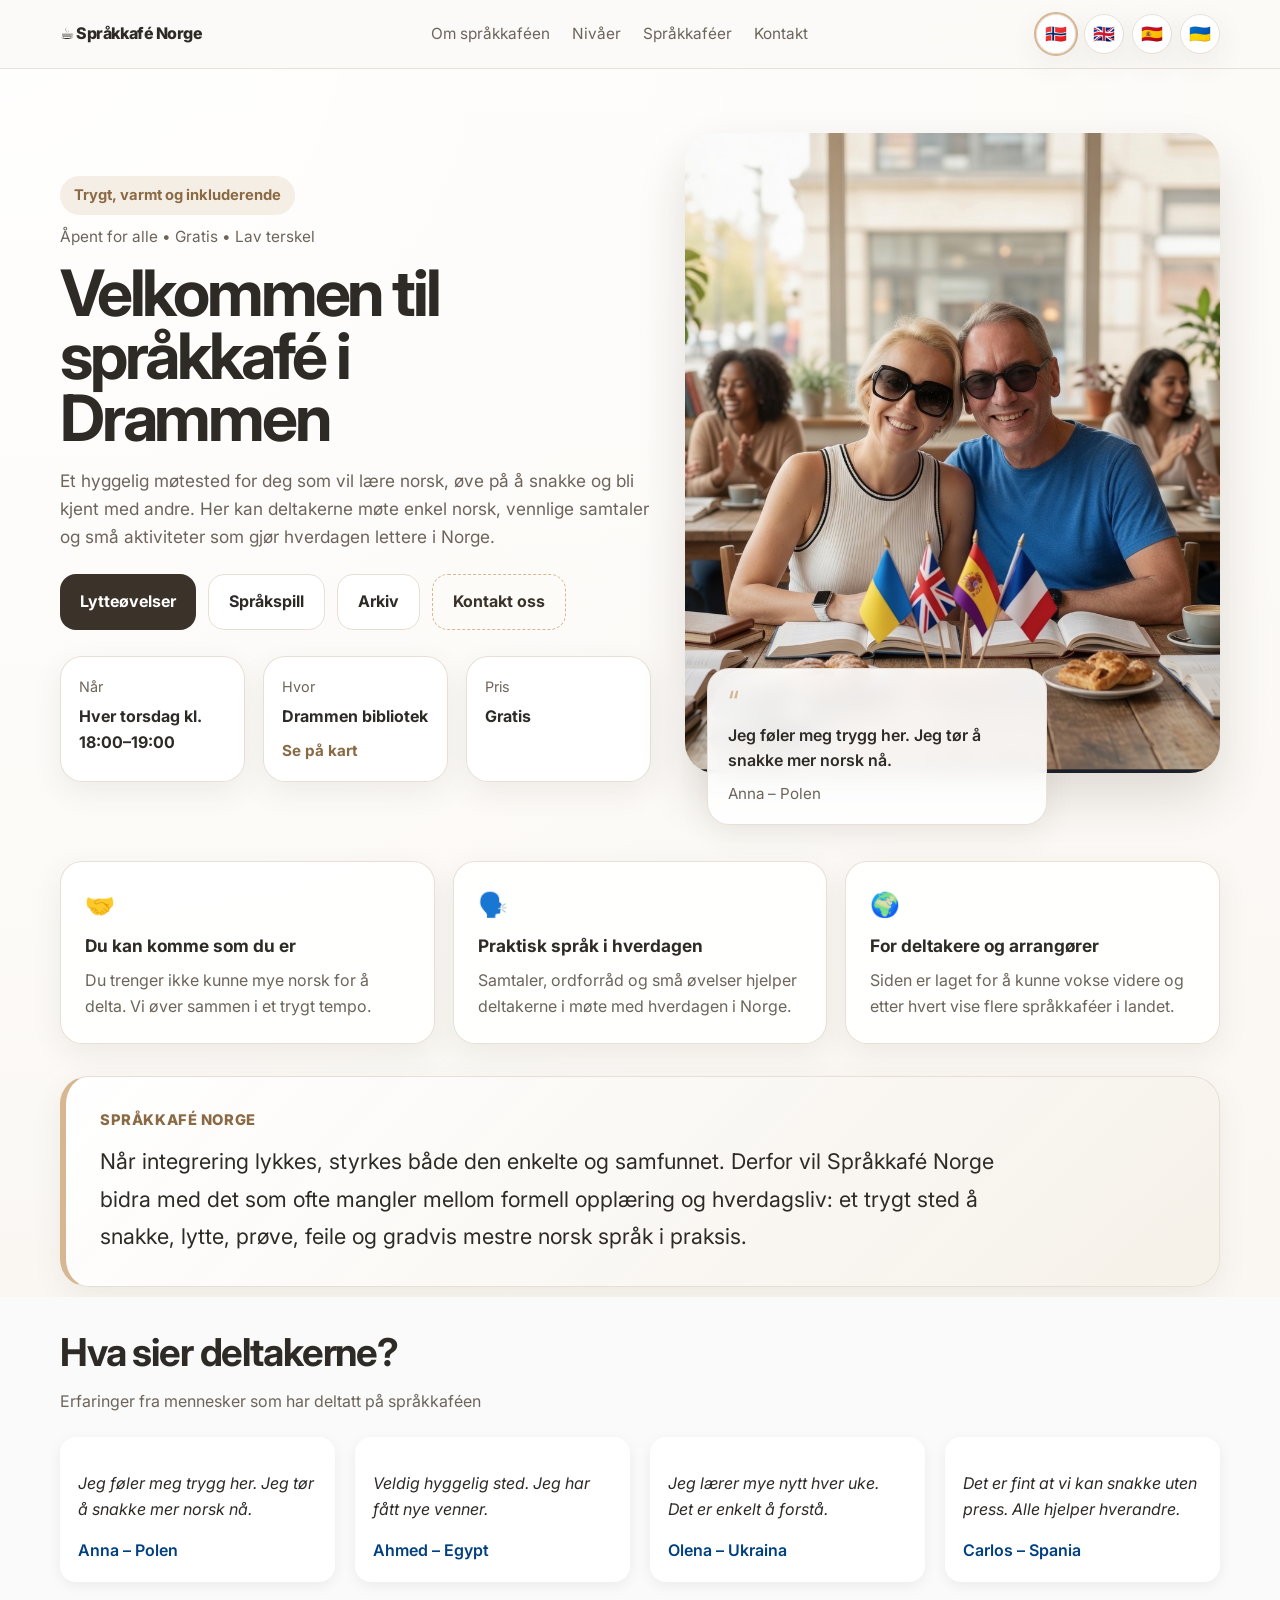
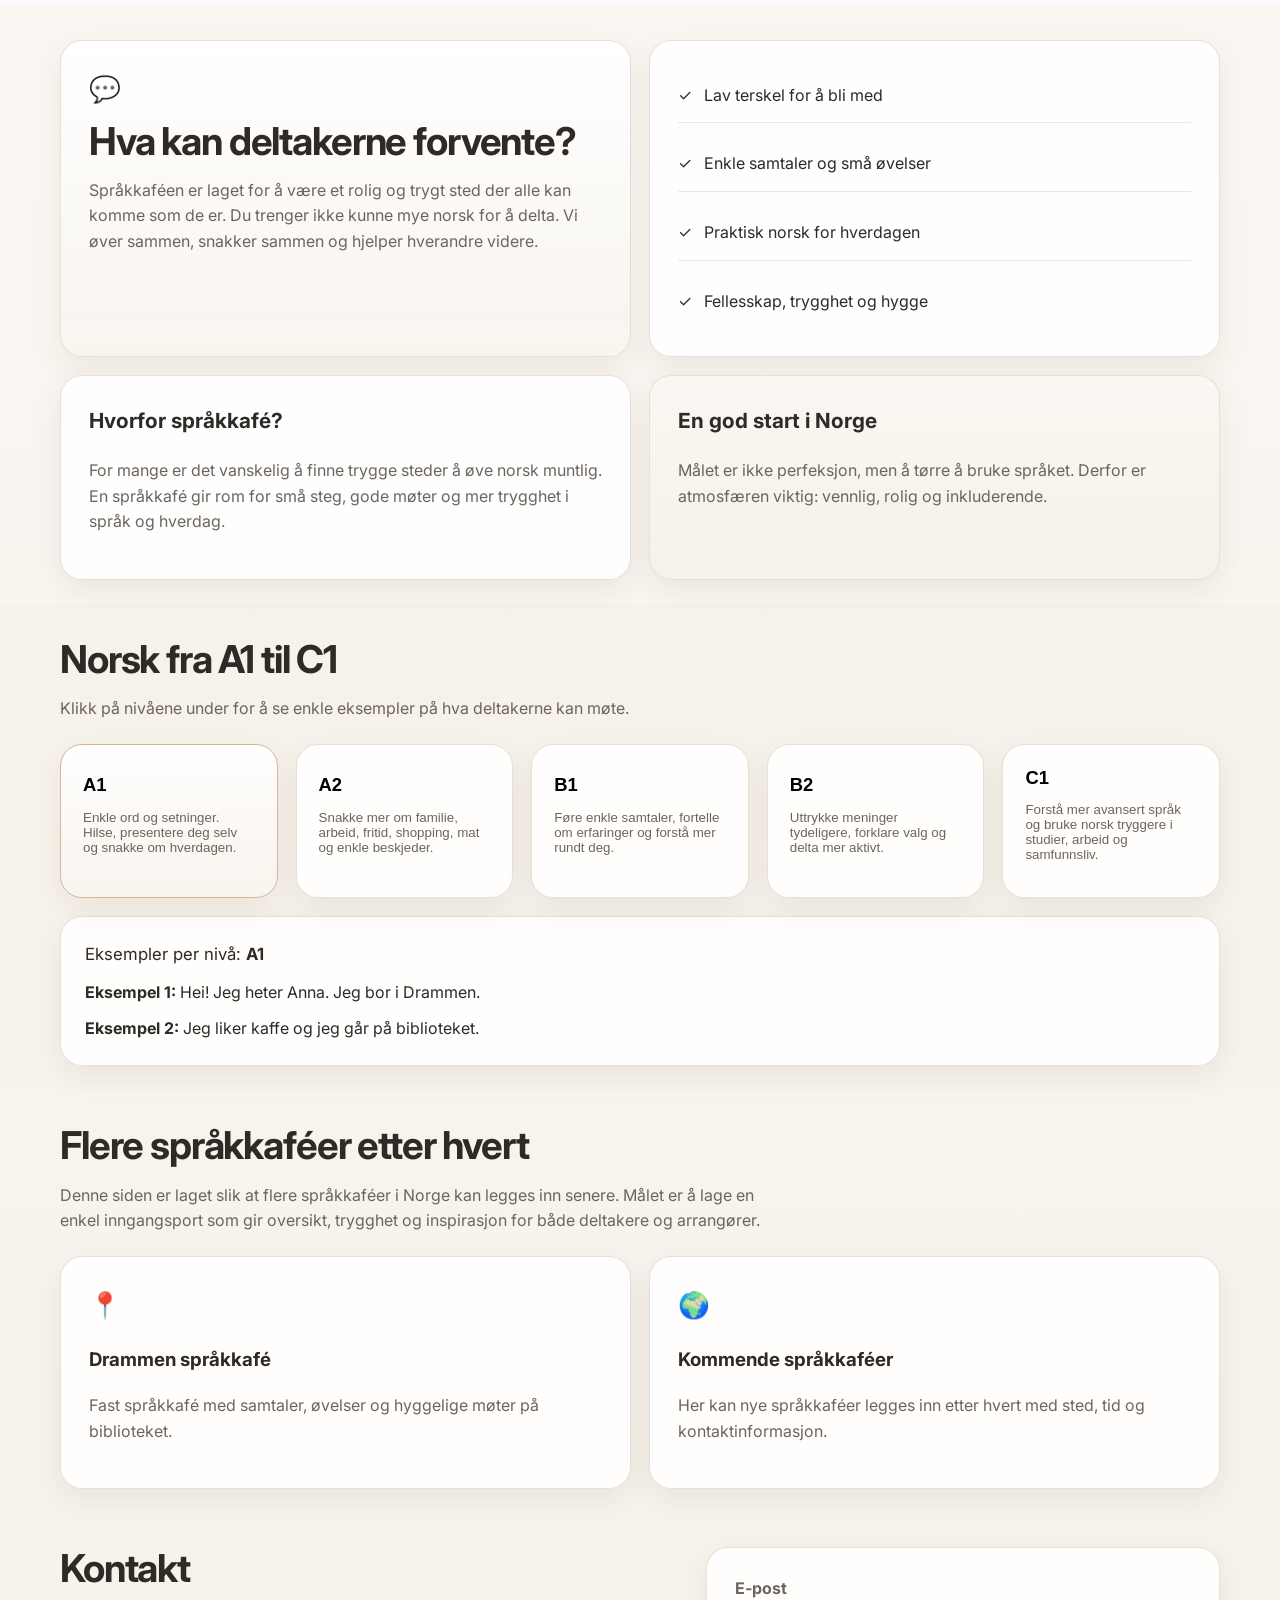
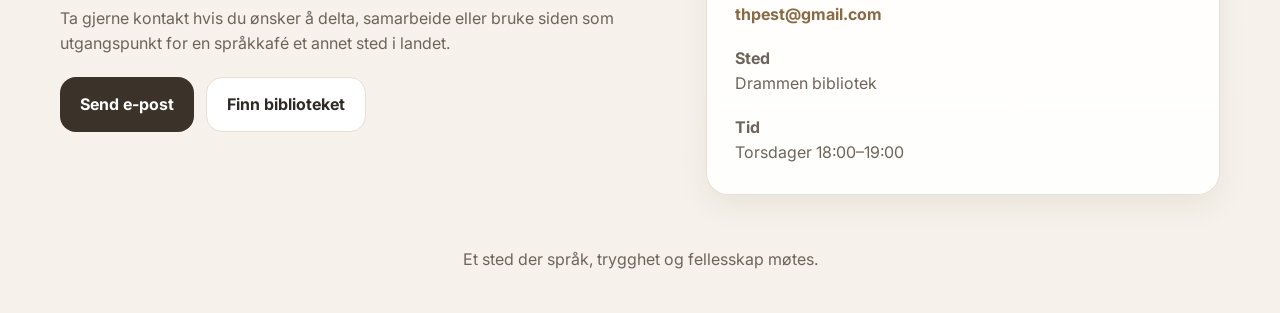
<file: index.html>
<!DOCTYPE html>
<html lang="no">
<head>
  <meta charset="UTF-8" />
  <meta name="viewport" content="width=device-width, initial-scale=1.0" />
  <title>Språkkafé Norge</title>
  <link rel="preconnect" href="https://fonts.googleapis.com">
  <link rel="preconnect" href="https://fonts.gstatic.com" crossorigin>
  <link href="https://fonts.googleapis.com/css2?family=Inter:wght@400;500;600;700;800&display=swap" rel="stylesheet">
  <link rel="stylesheet" href="styles.css" />

  <style>
    .testimonials {
      background: #fafafa;
    }

    .testimonials-grid {
      display: grid;
      gap: 20px;
      grid-template-columns: repeat(auto-fit, minmax(240px, 1fr));
    }

    .testimonial-card {
      background: white;
      padding: 18px;
      border-radius: 16px;
      box-shadow: 0 4px 14px rgba(0,0,0,0.06);
      font-style: italic;
    }

    .testimonial-author {
      margin-top: 10px;
      font-weight: 600;
      font-style: normal;
      color: #004080;
    }
  </style>

</head>
<body>
  <header class="site-header">
    <div class="container nav">
      <div class="brand">☕ <span data-i18n="siteTitle">Språkkafé Norge</span></div>
      <nav class="nav-links">
        <a href="#about" data-i18n="navAbout">Om språkkaféen</a>
        <a href="#levels" data-i18n="navLevels">Nivåer</a>
        <a href="#cafes" data-i18n="navCafes">Språkkaféer</a>
        <a href="#contact" data-i18n="navContact">Kontakt</a>
      </nav>
      <div class="lang-switcher" aria-label="Language switcher">
        <button class="lang-btn active" data-lang="no" title="Norsk">🇳🇴</button>
        <button class="lang-btn" data-lang="en" title="English">🇬🇧</button>
        <button class="lang-btn" data-lang="es" title="Español">🇪🇸</button>
        <button class="lang-btn" data-lang="uk" title="Українська">🇺🇦</button>
      </div>
    </div>
  </header>

  <main>
    <section class="hero">
      <div class="container hero-grid">
        <div class="hero-text">
          <div class="kicker" data-i18n="heroKicker">Trygt, varmt og inkluderende</div>
          <div class="hero-badge" data-i18n="heroBadge">Åpent for alle • Gratis • Lav terskel</div>
          <h1 data-i18n="heroTitle">Velkommen til språkkafé i Drammen</h1>
          <p class="lead" data-i18n="heroText">
            Et hyggelig møtested for deg som vil lære norsk, øve på å snakke og bli kjent med andre.
          </p>

          <div class="cta-row">
            <a class="btn btn-primary" href="https://thpest.github.io/fortellinger-med-lyd/" target="_blank" rel="noreferrer" data-i18n="ctaListening">Lytteøvelser</a>
            <a class="btn btn-secondary" href="sprakspill.html" target="_blank" rel="noreferrer" data-i18n="ctaGames">Språkspill</a>
            <a class="btn btn-secondary" href="https://thpest.github.io/arkiv/" data-i18n="ctaArchive">Arkiv</a>
            <a class="btn btn-ghost" href="#contact" data-i18n="ctaJoin">Kontakt oss</a>
          </div>

          <div class="info-cards">
            <div class="info-card">
              <div class="label" data-i18n="infoWhenLabel">Når</div>
              <div class="value" data-i18n="infoWhen">Hver torsdag kl. 18:00–19:00</div>
            </div>
            <div class="info-card">
              <div class="label" data-i18n="infoWhereLabel">Hvor</div>
              <div class="value" data-i18n="infoWhere">Drammen bibliotek</div>
              <a class="map-link" href="https://maps.app.goo.gl/QAYpdqzVvCEKYM3aA" target="_blank" rel="noreferrer" data-i18n="infoMap">Se på kart</a>
            </div>
            <div class="info-card">
              <div class="label" data-i18n="infoPriceLabel">Pris</div>
              <div class="value" data-i18n="infoPrice">Gratis</div>
            </div>
          </div>
        </div>

        <div class="hero-image-wrap">
          <img src="sprakkafe-bilde.png" alt="Vennlig bilde som skaper en varm og personlig velkomst til språkkaféen" class="hero-image" />
          <div class="quote-card">
            <div class="quote-mark">“</div>
            <div class="quote-text" id="rotatingQuoteText">Et varmt sted å møtes, snakke og lære litt mer norsk hver uke.</div>
            <div class="quote-name" id="rotatingQuoteName">Språkkafé i Drammen</div>
          </div>
        </div>
      </div>
    </section>

    <section class="section feature-strip">
      <div class="container feature-grid">
        <div class="feature-item">
          <div class="feature-icon">🤝</div>
          <h3 data-i18n="miniTitle1">Du kan komme som du er</h3>
          <p data-i18n="miniText1">Du trenger ikke kunne mye norsk for å delta.</p>
        </div>
        <div class="feature-item">
          <div class="feature-icon">🗣️</div>
          <h3 data-i18n="miniTitle2">Praktisk språk i hverdagen</h3>
          <p data-i18n="miniText2">Samtaler, ordforråd og små øvelser hjelper deltakerne i møte med hverdagen i Norge.</p>
        </div>
        <div class="feature-item">
          <div class="feature-icon">🌍</div>
          <h3 data-i18n="miniTitle3">For deltakere og arrangører</h3>
          <p data-i18n="miniText3">Siden er laget for å kunne vokse videre og etter hvert vise flere språkkaféer i landet.</p>
        </div>
      </div>
    </section>

    <section class="section impact-section">
      <div class="container">
        <div class="impact-card">
          <div class="impact-kicker">Språkkafé Norge</div>
          <p class="impact-text" data-i18n="impactText">Når integrering lykkes, styrkes både den enkelte og samfunnet. Derfor vil Språkkafé Norge bidra med det som ofte mangler mellom formell opplæring og hverdagsliv: et trygt sted å snakke, lytte, prøve, feile og gradvis mestre norsk språk i praksis.</p>
        </div>
      </div>
    </section>

    <section class="section testimonials">
      <div class="container">
        <div class="section-head">
          <h2 data-i18n="testimonialsTitle">Hva sier deltakerne?</h2>
          <p data-i18n="testimonialsIntro">Erfaringer fra mennesker som har deltatt på språkkaféen</p>
        </div>

        <div class="testimonials-grid">
          <div class="testimonial-card">
            <p data-i18n="testimonial1Text">Jeg føler meg trygg her. Jeg tør å snakke mer norsk nå.</p>
            <div class="testimonial-author" data-i18n="testimonial1Author">Anna – Polen</div>
          </div>

          <div class="testimonial-card">
            <p data-i18n="testimonial2Text">Veldig hyggelig sted. Jeg har fått nye venner.</p>
            <div class="testimonial-author" data-i18n="testimonial2Author">Ahmed – Egypt</div>
          </div>

          <div class="testimonial-card">
            <p data-i18n="testimonial3Text">Jeg lærer mye nytt hver uke. Det er enkelt å forstå.</p>
            <div class="testimonial-author" data-i18n="testimonial3Author">Olena – Ukraina</div>
          </div>

          <div class="testimonial-card">
            <p data-i18n="testimonial4Text">Det er fint at vi kan snakke uten press. Alle hjelper hverandre.</p>
            <div class="testimonial-author" data-i18n="testimonial4Author">Carlos – Spania</div>
          </div>
        </div>
      </div>
    </section>

    <section id="about" class="section">
      <div class="container editorial-grid">
        <div class="card soft">
          <div class="icon">💬</div>
          <h2 data-i18n="welcomeTitle">Hva kan deltakerne forvente?</h2>
          <p data-i18n="welcomeText">
            Språkkaféen er laget for å være et rolig og trygt sted der alle kan komme som de er.
          </p>
        </div>

        <div class="card list-card">
          <div class="list-item"><span>✓</span><span data-i18n="points1">Lav terskel for å bli med</span></div>
          <div class="list-item"><span>✓</span><span data-i18n="points2">Enkle samtaler og små øvelser</span></div>
          <div class="list-item"><span>✓</span><span data-i18n="points3">Praktisk norsk for hverdagen</span></div>
          <div class="list-item"><span>✓</span><span data-i18n="points4">Fellesskap, trygghet og hygge</span></div>
        </div>

        <div class="card editorial-card">
          <h3 data-i18n="sectionWhyTitle">Hvorfor språkkafé?</h3>
          <p data-i18n="sectionWhyText">For mange er det vanskelig å finne trygge steder å øve norsk muntlig.</p>
        </div>

        <div class="card editorial-card tint">
          <h3 data-i18n="sectionStartTitle">En god start i Norge</h3>
          <p data-i18n="sectionStartText">Målet er ikke perfeksjon, men å tørre å bruke språket.</p>
        </div>
      </div>
    </section>

    <section id="levels" class="section section-tint">
      <div class="container">
        <div class="section-head">
          <h2 data-i18n="levelsTitle">Norsk fra A1 til C1</h2>
          <p data-i18n="levelsIntro">Klikk på nivåene under for å se enkle eksempler på hva deltakerne kan møte.</p>
        </div>

        <div class="levels-grid">
          <button class="level-card level-button active" data-level="a1"><h3>A1</h3><p data-i18n="levelA1"></p></button>
          <button class="level-card level-button" data-level="a2"><h3>A2</h3><p data-i18n="levelA2"></p></button>
          <button class="level-card level-button" data-level="b1"><h3>B1</h3><p data-i18n="levelB1"></p></button>
          <button class="level-card level-button" data-level="b2"><h3>B2</h3><p data-i18n="levelB2"></p></button>
          <button class="level-card level-button" data-level="c1"><h3>C1</h3><p data-i18n="levelC1"></p></button>
        </div>

        <div class="examples-panel" id="examplesPanel">
          <div class="examples-title"><span data-i18n="levelsExamplesTitle">Eksempler per nivå</span>: <strong id="currentLevelLabel">A1</strong></div>
          <div class="example-line"><span class="example-label" data-i18n="example1Label">Eksempel 1:</span> <span id="example1"></span></div>
          <div class="example-line"><span class="example-label" data-i18n="example2Label">Eksempel 2:</span> <span id="example2"></span></div>
        </div>
      </div>
    </section>

    <section id="cafes" class="section">
      <div class="container">
        <div class="section-head">
          <h2 data-i18n="cafesTitle">Flere språkkaféer etter hvert</h2>
          <p data-i18n="cafesText"></p>
        </div>
        <div class="cafes-grid">
          <div class="card cafe-card">
            <div class="icon">📍</div>
            <h3 data-i18n="cafe1Title">Drammen språkkafé</h3>
            <p data-i18n="cafe1Text"></p>
          </div>
          <div class="card cafe-card">
            <div class="icon">🌍</div>
            <h3 data-i18n="cafe2Title">Kommende språkkaféer</h3>
            <p data-i18n="cafe2Text"></p>
          </div>
        </div>
      </div>
    </section>

    <section id="contact" class="section section-contact">
      <div class="container contact-grid">
        <div>
          <h2 data-i18n="contactTitle">Kontakt</h2>
          <p data-i18n="contactText"></p>
          <div class="contact-actions">
            <a class="btn btn-primary" href="mailto:thpest@gmail.com" data-i18n="contactButton">Send e-post</a>
            <a class="btn btn-secondary" href="https://maps.app.goo.gl/QAYpdqzVvCEKYM3aA" target="_blank" rel="noreferrer" data-i18n="ctaMap">Finn biblioteket</a>
          </div>
        </div>
        <div class="contact-card">
          <div><strong data-i18n="contactEmailLabel">E-post</strong><br><a href="mailto:thpest@gmail.com" data-i18n="contactEmail">thpest@gmail.com</a></div>
          <div><strong data-i18n="contactPlaceLabel">Sted</strong><br><span data-i18n="contactPlace">Drammen bibliotek</span></div>
          <div><strong data-i18n="contactTimeLabel">Tid</strong><br><span data-i18n="contactTime">Torsdager 18:00–19:00</span></div>
        </div>
      </div>
    </section>
  </main>

  <footer class="site-footer">
    <div class="container" data-i18n="footer">Et sted der språk, trygghet og fellesskap møtes.</div>
  </footer>

  <script src="script.js"></script>
</body>
</html>
</file>
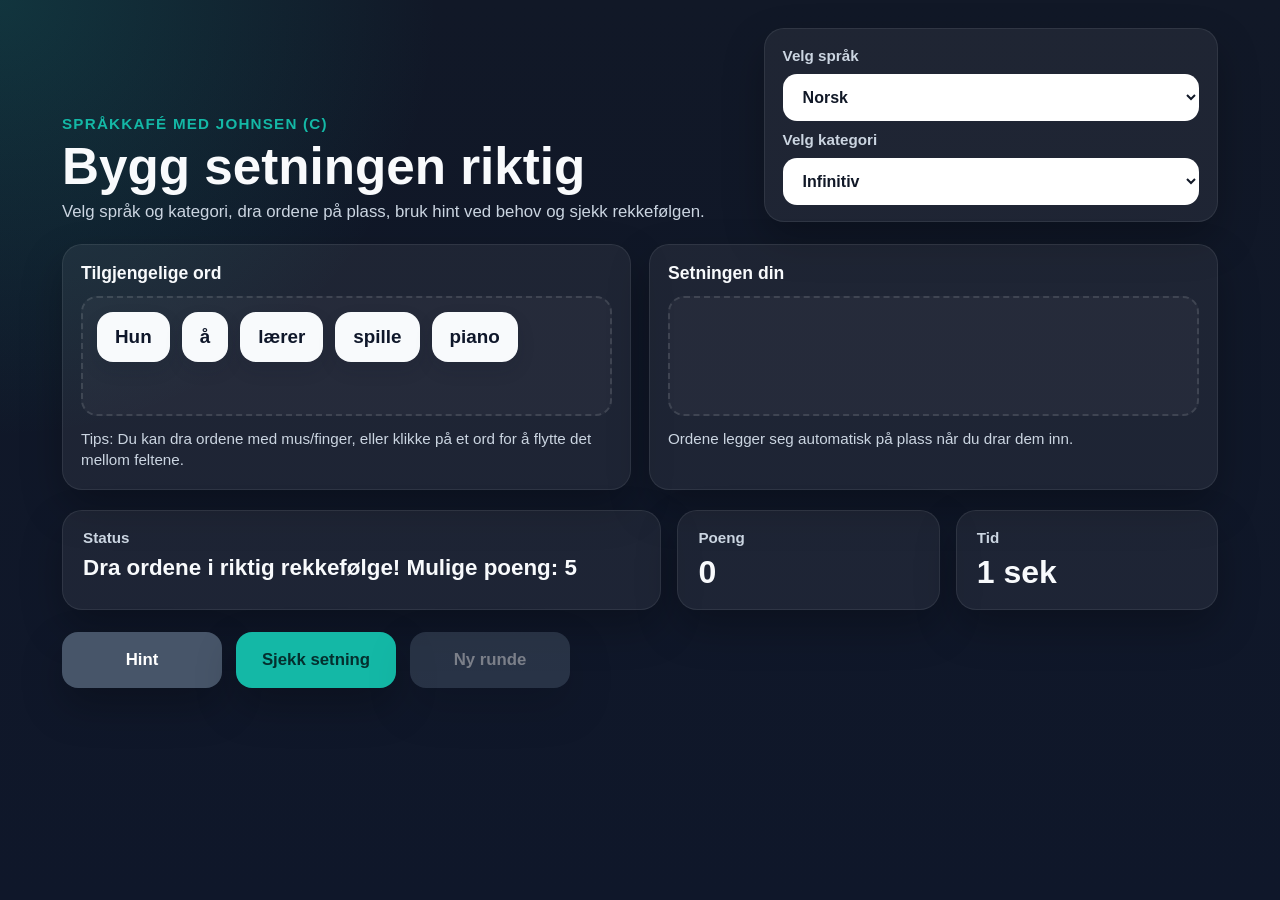
<file: sprakspill.html>
<!DOCTYPE html>
<html lang="no">
<head>
<meta charset="UTF-8">
<meta name="viewport" content="width=device-width, initial-scale=1.0">
<title>Språkspill – Språkkafé med Johnsen (c)</title>
<style>
:root {
    --bg: #0f172a;
    --bg-2: #111827;
    --panel: rgba(255,255,255,0.06);
    --panel-border: rgba(255,255,255,0.08);
    --text: #f8fafc;
    --muted: #cbd5e1;
    --accent: #14b8a6;
    --accent-2: #0f766e;
    --success: #86efac;
    --danger: #fca5a5;
    --word-bg: #f8fafc;
    --word-text: #0f172a;
    --shadow: 0 18px 40px rgba(0,0,0,0.25);
}
* { box-sizing: border-box; }
body {
    margin: 0;
    color: var(--text);
    font-family: Arial, sans-serif;
    background:
        radial-gradient(circle at top left, rgba(20,184,166,0.18), transparent 28%),
        linear-gradient(180deg, var(--bg-2), var(--bg));
    min-height: 100vh;
}
.app-shell { max-width: 1200px; margin: 0 auto; padding: 28px 22px 40px; }
.hero { display: grid; grid-template-columns: 1.5fr 1fr; gap: 20px; align-items: end; margin-bottom: 22px; }
.eyebrow { color: var(--accent); font-size: 0.95rem; font-weight: 700; letter-spacing: 0.08em; text-transform: uppercase; margin-bottom: 8px; }
.hero h1 { margin: 0 0 8px; font-size: clamp(2rem, 4vw, 3.2rem); line-height: 1.05; }
.hero p { margin: 0; color: var(--muted); font-size: 1.05rem; max-width: 720px; }
.hero__controls { background: var(--panel); border: 1px solid var(--panel-border); border-radius: 20px; box-shadow: var(--shadow); padding: 18px 18px 16px; display: flex; flex-direction: column; gap: 10px; }
.hero__controls label { font-size: 0.95rem; font-weight: 700; color: var(--muted); }
.hero__controls select { border: none; border-radius: 14px; padding: 14px 16px; font-size: 1rem; background: white; color: #111827; font-weight: 700; width: 100%; }
.status-grid { display: grid; grid-template-columns: 1.6fr 0.7fr 0.7fr; gap: 16px; margin-top: 20px; margin-bottom: 20px; }
.status-card { background: var(--panel); border: 1px solid var(--panel-border); border-radius: 20px; box-shadow: var(--shadow); padding: 18px 20px; }
.status-card__label { display: block; color: var(--muted); font-weight: 700; font-size: 0.95rem; margin-bottom: 8px; }
.status-card__value { font-size: 2rem; font-weight: 800; }
.melding { font-size: 1.4rem; font-weight: 800; line-height: 1.25; }
.melding.success { color: var(--success); }
.melding.error { color: var(--danger); }
.board { display: grid; grid-template-columns: 1fr 1fr; gap: 18px; }
.panel { background: var(--panel); border: 1px solid var(--panel-border); border-radius: 20px; box-shadow: var(--shadow); padding: 18px; }
.panel__title { font-size: 1.1rem; font-weight: 800; margin-bottom: 12px; }
.panel__hint { color: var(--muted); font-size: 0.95rem; margin-top: 12px; line-height: 1.4; }
.dropzone { min-height: 120px; display: flex; flex-wrap: wrap; align-items: flex-start; gap: 12px; padding: 14px; border-radius: 16px; border: 2px dashed rgba(255,255,255,0.12); background: rgba(255,255,255,0.03); transition: border-color 0.18s ease, background 0.18s ease; }
.dropzone.active { border-color: var(--accent); background: rgba(20,184,166,0.08); }
.word { padding: 14px 18px; border-radius: 16px; background: var(--word-bg); color: var(--word-text); font-size: 1.18rem; font-weight: 800; cursor: grab; user-select: none; box-shadow: 0 8px 18px rgba(15,23,42,0.12); transition: transform 0.15s ease, box-shadow 0.15s ease, background 0.2s ease, color 0.2s ease; touch-action: manipulation; }
.word:hover { transform: translateY(-2px); box-shadow: 0 12px 24px rgba(15,23,42,0.18); }
.word.dragging { opacity: 0.5; transform: scale(0.98); }
.word.hinted { background: var(--accent); color: #042f2e; }
.word.correct-flash { animation: pulse 0.45s ease; }
.drop-indicator { width: 12px; min-height: 48px; border-radius: 999px; background: var(--accent); box-shadow: 0 0 0 4px rgba(20,184,166,0.16); }
.buttons { display: flex; gap: 14px; margin-top: 22px; flex-wrap: wrap; }
.btn { border: none; border-radius: 16px; padding: 16px 22px; font-size: 1.05rem; font-weight: 800; cursor: pointer; box-shadow: var(--shadow); min-height: 56px; min-width: 160px; }
.btn:disabled { opacity: 0.45; cursor: not-allowed; }
.btn-primary { background: var(--accent); color: #042f2e; }
.btn-secondary { background: #475569; color: white; }
@keyframes pulse { 0% { transform: scale(1); } 50% { transform: scale(1.06); } 100% { transform: scale(1); } }
@media (max-width: 900px) {
    .hero, .status-grid, .board { grid-template-columns: 1fr; }
    .status-card__value { font-size: 1.6rem; }
    .buttons { justify-content: stretch; }
    .btn { flex: 1 1 100%; }
}
@media (max-width: 600px) {
    .app-shell { padding: 18px 14px 28px; }
    .hero { gap: 14px; margin-bottom: 16px; }
    .hero h1 { font-size: 1.8rem; }
    .hero p { font-size: 0.98rem; line-height: 1.45; }
    .hero__controls { padding: 14px; border-radius: 16px; }
    .hero__controls select { font-size: 1rem; padding: 12px 14px; }
    .status-grid { gap: 12px; margin-top: 16px; margin-bottom: 16px; }
    .status-card { padding: 14px 16px; border-radius: 16px; }
    .melding { font-size: 1.15rem; }
    .status-card__value { font-size: 1.4rem; }
    .panel { padding: 14px; border-radius: 16px; }
    .panel__title { font-size: 1rem; }
    .panel__hint { font-size: 0.9rem; }
    .dropzone { min-height: 100px; padding: 12px; gap: 10px; border-radius: 14px; }
    .word { font-size: 1rem; padding: 12px 14px; border-radius: 14px; }
    .buttons { gap: 10px; margin-top: 16px; }
    .btn { width: 100%; min-width: 0; padding: 15px 16px; font-size: 1rem; border-radius: 14px; }
}
.selected-word { outline: 3px solid #14b8a6; outline-offset: 3px; transform: scale(1.04); }
</style>
</head>
<body>
<div class="app-shell">
    <header class="hero">
        <div class="hero__text">
            <div class="eyebrow">Språkkafé med Johnsen (c)</div>
            <h1>Bygg setningen riktig</h1>
            <p>Velg språk og kategori, dra ordene på plass, bruk hint ved behov og sjekk rekkefølgen.</p>
        </div>
        <div class="hero__controls">
            <label for="sprak">Velg språk</label>
            <select id="sprak">
                <option value="no">Norsk</option>
                <option value="en">English</option>
                <option value="de">Deutsch</option>
                <option value="uk">Українська</option>
            </select>
            <label for="kategori">Velg kategori</label>
            <select id="kategori"></select>
        </div>
    </header>

    <main class="board">
        <section class="panel">
            <div class="panel__title">Tilgjengelige ord</div>
            <div id="wordBank" class="dropzone word-bank"></div>
            <div class="panel__hint">
                Tips: Du kan dra ordene med mus/finger, eller klikke på et ord for å flytte det mellom feltene.
            </div>
        </section>
        <section class="panel panel--sentence">
            <div class="panel__title">Setningen din</div>
            <div id="sentenceZone" class="dropzone sentence-zone"></div>
            <div class="panel__hint">
                Ordene legger seg automatisk på plass når du drar dem inn.
            </div>
        </section>
    </main>

    <section class="status-grid">
        <div class="status-card">
            <span class="status-card__label">Status</span>
            <div id="melding" class="melding">Dra ordene i riktig rekkefølge!</div>
        </div>
        <div class="status-card status-card--small">
            <span class="status-card__label">Poeng</span>
            <div class="status-card__value" id="poeng">0</div>
        </div>
        <div class="status-card status-card--small">
            <span class="status-card__label">Tid</span>
            <div class="status-card__value"><span id="tid">0</span> sek</div>
        </div>
    </section>

    <section class="buttons">
        <button id="hintBtn" class="btn btn-secondary">Hint</button>
        <button id="checkBtn" class="btn btn-primary">Sjekk setning</button>
        <button id="newRoundBtn" class="btn btn-secondary" disabled>Ny runde</button>
    </section>
</div>

<script>
// ====================================================================
// SETNINGENE – ligger rett i fila. Vil du endre/legge til setninger,
// redigerer du bare denne SETNINGER-blokken og lagrer.
// ====================================================================
const SETNINGER = {
    "no": {
        "Infinitiv": ["Jeg liker å drikke kaffe","Hun prøver å lære norsk","Vi skal besøke Oslo","De ønsker å reise til fjellet","Jeg planlegger å starte en bedrift","Han begynner å studere neste år","Vi håper å vinne konkurransen","Hun lærer å spille piano","Han vil prøve å lage mat","De forsøker å forstå reglene"],
        "Presens": ["Han går til skolen hver dag","Jeg spiser frokost nå","De bor i Norge","Vi ser på TV om kvelden","Han jobber som lærer","Hun leser en bok","Barna leker i hagen","Vi sykler til jobb","Hun lager middag","De skriver et brev"],
        "Preteritum": ["Vi så en fantastisk solnedgang","Han kjøpte en ny jakke på salg","De snakket lenge om ferien sin","Jeg spiste en deilig middag","Hun leste en interessant bok","Vi reiste til Danmark i sommer","Han jobbet sent i går","De spilte fotball i parken","Jeg hørte en fin sang på radioen","Hun danset hele natten"],
        "Perfektum partisipp": ["Boken er lest ferdig","Huset er solgt til en ny familie","Møblene er flyttet til den nye leiligheten","Oppgaven er skrevet og levert","Bilen er reparert","Maten er spist opp","Katten er forsvunnet","Billettene er bestilt","Døren er låst","Pengene er brukt opp"],
        "Presens perfektum": ["Jeg har allerede spist frokost","De har reist til Bergen","Hun har snakket med læreren","Vi har bodd her i ti år","Han har lest alle bøkene","De har vært i Paris før","Jeg har aldri sett den filmen","Hun har lært norsk i ett år","Han har alltid likt sjokolade","Vi har ventet lenge på bussen"],
        "Imperativ": ["Spis maten din!","Gå til butikken nå!","Snakk tydelig når du presenterer!","Husk å låse døren!","Kom hit med en gang!","Sitt stille under møtet!","Lytt til læreren!","Skriv navnet ditt på arket!","Se på meg når jeg snakker!","Vask hendene før du spiser!"]
    },
    "en": {
        "Infinitive": ["I like to drink coffee","She is trying to learn Norwegian","We are going to visit Oslo","They want to travel to the mountains","I plan to start a business","He is going to start studying next year","We hope to win the competition","She is learning to play the piano","He wants to try to cook","They are trying to understand the rules"],
        "Present": ["He goes to school every day","I am eating breakfast now","They live in Norway","We watch TV in the evening","He works as a teacher","She is reading a book","The children play in the garden","We cycle to work","She is making dinner","They are writing a letter"],
        "Past": ["We saw a beautiful sunset","He bought a new jacket on sale","They talked for a long time about their holiday","I ate a delicious dinner","She read an interesting book","We travelled to Denmark this summer","He worked late yesterday","They played football in the park","I heard a nice song on the radio","She danced all night"],
        "Past participle": ["The book has been read","The house has been sold to a new family","The furniture has been moved to the new apartment","The assignment has been written and submitted","The car has been repaired","The food has been eaten","The cat has disappeared","The tickets have been booked","The door has been locked","The money has been used up"],
        "Present perfect": ["I have already eaten breakfast","They have travelled to Bergen","She has spoken with the teacher","We have lived here for ten years","He has read all the books","They have been to Paris before","I have never seen that movie","She has learned Norwegian for one year","He has always liked chocolate","We have waited a long time for the bus"],
        "Imperative": ["Eat your food!","Go to the store now!","Speak clearly when you present!","Remember to lock the door!","Come here immediately!","Sit still during the meeting!","Listen to the teacher!","Write your name on the paper!","Look at me when I speak!","Wash your hands before you eat!"]
    },
    "de": {
        "Infinitiv": ["Ich trinke gern Kaffee","Sie versucht Norwegisch zu lernen","Wir werden Oslo besuchen","Sie möchten in die Berge reisen","Ich plane ein Unternehmen zu gründen","Er beginnt nächstes Jahr zu studieren","Wir hoffen den Wettbewerb zu gewinnen","Sie lernt Klavier zu spielen","Er möchte versuchen zu kochen","Sie versuchen die Regeln zu verstehen"],
        "Präsens": ["Er geht jeden Tag zur Schule","Ich esse gerade Frühstück","Sie wohnen in Norwegen","Wir sehen abends fern","Er arbeitet als Lehrer","Sie liest ein Buch","Die Kinder spielen im Garten","Wir fahren mit dem Fahrrad zur Arbeit","Sie macht Abendessen","Sie schreiben einen Brief"],
        "Präteritum": ["Wir sahen einen fantastischen Sonnenuntergang","Er kaufte eine neue Jacke im Sonderangebot","Sie sprachen lange über ihren Urlaub","Ich aß ein leckeres Abendessen","Sie las ein interessantes Buch","Wir reisten diesen Sommer nach Dänemark","Er arbeitete gestern bis spät","Sie spielten Fußball im Park","Ich hörte ein schönes Lied im Radio","Sie tanzte die ganze Nacht"],
        "Partizip Perfekt": ["Das Buch ist fertig gelesen","Das Haus ist an eine neue Familie verkauft worden","Die Möbel sind in die neue Wohnung umgezogen","Die Aufgabe ist geschrieben und abgegeben","Das Auto ist repariert","Das Essen ist aufgegessen","Die Katze ist verschwunden","Die Tickets sind gebucht","Die Tür ist abgeschlossen","Das Geld ist aufgebraucht"],
        "Perfekt": ["Ich habe schon gefrühstückt","Sie sind nach Bergen gereist","Sie hat mit dem Lehrer gesprochen","Wir haben zehn Jahre hier gewohnt","Er hat alle Bücher gelesen","Sie sind schon einmal in Paris gewesen","Ich habe diesen Film nie gesehen","Sie hat ein Jahr lang Norwegisch gelernt","Er hat Schokolade immer gemocht","Wir haben lange auf den Bus gewartet"],
        "Imperativ": ["Iss dein Essen!","Geh jetzt in den Laden!","Sprich deutlich, wenn du präsentierst!","Vergiss nicht, die Tür abzuschließen!","Komm sofort her!","Sitz still während des Treffens!","Hör dem Lehrer zu!","Schreib deinen Namen auf das Blatt!","Schau mich an, wenn ich spreche!","Wasch dir die Hände, bevor du isst!"]
    },
    "uk": {
        "Інфінітив": ["Я люблю пити каву","Вона намагається вивчати норвезьку","Ми збираємося відвідати Осло","Вони хочуть поїхати в гори","Я планую відкрити бізнес","Він починає вчитися наступного року","Ми сподіваємося виграти змагання","Вона вчиться грати на піаніно","Він хоче спробувати готувати","Вони намагаються зрозуміти правила"],
        "Теперішній час": ["Він ходить до школи щодня","Я зараз снідаю","Вони живуть у Норвегії","Ми дивимося телевізор увечері","Він працює вчителем","Вона читає книгу","Діти граються в саду","Ми їдемо на роботу велосипедом","Вона готує вечерю","Вони пишуть листа"],
        "Минулий час": ["Ми бачили чудовий захід сонця","Він купив нову куртку зі знижкою","Вони довго говорили про свою відпустку","Я з'їв смачну вечерю","Вона прочитала цікаву книгу","Ми поїхали до Данії цього літа","Він учора працював допізна","Вони грали у футбол у парку","Я почув гарну пісню по радіо","Вона танцювала всю ніч"],
        "Дієприкметник минулого часу": ["Книгу вже дочитано","Будинок продано новій родині","Меблі перевезено до нової квартири","Завдання написано і здано","Автомобіль відремонтовано","Їжу вже з'їдено","Кіт зник","Квитки заброньовано","Двері замкнено","Гроші витрачено"],
        "Теперішній доконаний час": ["Я вже поснідав","Вони поїхали до Бергена","Вона поговорила з учителем","Ми живемо тут уже десять років","Він прочитав усі книги","Вони вже були в Парижі","Я ніколи не бачив цього фільму","Вона вивчає норвезьку вже один рік","Він завжди любив шоколад","Ми довго чекали на автобус"],
        "Наказовий спосіб": ["Їж свою їжу!","Іди до магазину зараз!","Говори чітко, коли виступаєш!","Не забудь замкнути двері!","Йди сюди негайно!","Сиди тихо під час зустрічі!","Слухай учителя!","Напиши своє ім'я на аркуші!","Дивись на мене, коли я говорю!","Помий руки перед їжею!"]
    }
};

// ====================================================================
// SPILL-LOGIKK (samme som før, men kjører i nettleseren – ingen server)
// ====================================================================
const state = { sprak: "no", korrektSetning: "", riktigOrdliste: [], hintIndex: 0, hintCount: 0, poeng: 0, timerStart: null, timerId: null, selectedWord: null };
const els = {
    sprak: document.getElementById("sprak"),
    kategori: document.getElementById("kategori"),
    wordBank: document.getElementById("wordBank"),
    sentenceZone: document.getElementById("sentenceZone"),
    melding: document.getElementById("melding"),
    poeng: document.getElementById("poeng"),
    tid: document.getElementById("tid"),
    hintBtn: document.getElementById("hintBtn"),
    checkBtn: document.getElementById("checkBtn"),
    newRoundBtn: document.getElementById("newRoundBtn"),
};
let dragPlaceholder = null;

function shuffle(arr) {
    const a = arr.slice();
    for (let i = a.length - 1; i > 0; i--) {
        const j = Math.floor(Math.random() * (i + 1));
        [a[i], a[j]] = [a[j], a[i]];
    }
    return a;
}

function setMessage(text, cssClass = "") {
    els.melding.textContent = text;
    els.melding.className = "melding";
    if (cssClass) els.melding.classList.add(cssClass);
}
function currentPossiblePoints() { return Math.max(state.riktigOrdliste.length - state.hintCount, 0); }
function startTimer() {
    stopTimer();
    state.timerStart = Date.now();
    state.timerId = setInterval(() => {
        const seconds = Math.floor((Date.now() - state.timerStart) / 1000);
        els.tid.textContent = String(seconds);
    }, 1000);
    els.tid.textContent = "0";
}
function stopTimer() { if (state.timerId) { clearInterval(state.timerId); state.timerId = null; } }
function makePlaceholder() { const ph = document.createElement("div"); ph.className = "drop-indicator"; return ph; }
function clearBoard() { els.wordBank.innerHTML = ""; els.sentenceZone.innerHTML = ""; removePlaceholder(); state.selectedWord = null; }
function removePlaceholder() {
    if (dragPlaceholder && dragPlaceholder.parentElement) dragPlaceholder.parentElement.removeChild(dragPlaceholder);
    dragPlaceholder = null;
    document.querySelectorAll(".dropzone").forEach(z => z.classList.remove("active"));
}
function clearSelectedWord() { if (state.selectedWord) { state.selectedWord.classList.remove("selected-word"); state.selectedWord = null; } }
function getDragAfterElement(container, x) {
    const draggableElements = [...container.querySelectorAll(".word:not(.dragging)")];
    return draggableElements.reduce((closest, child) => {
        const box = child.getBoundingClientRect();
        const offset = x - (box.left + box.width / 2);
        if (offset < 0 && offset > closest.offset) return { offset, element: child };
        return closest;
    }, { offset: Number.NEGATIVE_INFINITY, element: null }).element;
}
function insertWordAtTouchPosition(container, wordEl, clientX) {
    const afterElement = getDragAfterElement(container, clientX);
    if (!afterElement) container.appendChild(wordEl); else container.insertBefore(wordEl, afterElement);
}
function moveWordByClickOrTouch(wordEl) {
    if (wordEl.parentElement === els.wordBank) els.sentenceZone.appendChild(wordEl);
    else els.wordBank.appendChild(wordEl);
    wordEl.classList.add("correct-flash");
    setTimeout(() => wordEl.classList.remove("correct-flash"), 400);
}
function createWordElement(word, idx) {
    const el = document.createElement("div");
    el.className = "word";
    el.textContent = word;
    el.draggable = true;
    el.dataset.word = word;
    el.dataset.instance = String(idx) + "-" + Math.random().toString(36).slice(2, 8);
    el.dataset.hinted = "";
    el.addEventListener("dragstart", (e) => {
        el.classList.add("dragging");
        dragPlaceholder = makePlaceholder();
        e.dataTransfer.setData("text/plain", el.dataset.instance);
        e.dataTransfer.effectAllowed = "move";
        clearSelectedWord();
    });
    el.addEventListener("dragend", () => { el.classList.remove("dragging"); removePlaceholder(); });
    el.addEventListener("click", () => { moveWordByClickOrTouch(el); clearSelectedWord(); });
    el.addEventListener("touchstart", () => { clearSelectedWord(); state.selectedWord = el; el.classList.add("selected-word"); }, { passive: true });
    return el;
}
function enableDropzone(zone) {
    zone.addEventListener("dragenter", (e) => { e.preventDefault(); zone.classList.add("active"); });
    zone.addEventListener("dragover", (e) => {
        e.preventDefault();
        zone.classList.add("active");
        const afterElement = getDragAfterElement(zone, e.clientX);
        if (!dragPlaceholder) dragPlaceholder = makePlaceholder();
        if (!afterElement) zone.appendChild(dragPlaceholder); else zone.insertBefore(dragPlaceholder, afterElement);
    });
    zone.addEventListener("dragleave", (e) => { if (!zone.contains(e.relatedTarget)) zone.classList.remove("active"); });
    zone.addEventListener("drop", (e) => {
        e.preventDefault();
        const instanceId = e.dataTransfer.getData("text/plain");
        const dragged = document.querySelector(`[data-instance="${instanceId}"]`);
        if (!dragged) return;
        if (dragPlaceholder && dragPlaceholder.parentElement === zone) zone.insertBefore(dragged, dragPlaceholder);
        else zone.appendChild(dragged);
        dragged.classList.add("correct-flash");
        setTimeout(() => dragged.classList.remove("correct-flash"), 400);
        removePlaceholder();
        zone.classList.remove("active");
    });
    zone.addEventListener("touchend", (e) => {
        if (!state.selectedWord) return;
        const touch = e.changedTouches[0];
        if (!touch) return;
        insertWordAtTouchPosition(zone, state.selectedWord, touch.clientX);
        state.selectedWord.classList.remove("selected-word");
        state.selectedWord.classList.add("correct-flash");
        setTimeout(() => { if (state.selectedWord) state.selectedWord.classList.remove("correct-flash"); }, 400);
        state.selectedWord = null;
    });
}
enableDropzone(els.wordBank);
enableDropzone(els.sentenceZone);

// Erstatter /api/kategorier
function loadCategories() {
    const sprakData = SETNINGER[els.sprak.value] || {};
    els.kategori.innerHTML = "";
    Object.keys(sprakData).forEach((kategori) => {
        const option = document.createElement("option");
        option.value = kategori;
        option.textContent = kategori;
        els.kategori.appendChild(option);
    });
}

// Erstatter /api/ny-runde
function loadRound() {
    clearBoard();
    state.sprak = els.sprak.value;
    state.hintIndex = 0;
    state.hintCount = 0;
    els.newRoundBtn.disabled = true;
    els.checkBtn.disabled = false;
    els.hintBtn.disabled = false;

    let sprakData = SETNINGER[els.sprak.value] || {};
    if (!Object.keys(sprakData).length) { state.sprak = "no"; sprakData = SETNINGER["no"]; }
    let kategori = els.kategori.value;
    if (!kategori || !sprakData[kategori]) kategori = Object.keys(sprakData)[0];

    const setninger = sprakData[kategori];
    const korrektSetning = setninger[Math.floor(Math.random() * setninger.length)];
    const ordliste = korrektSetning.split(" ");

    state.korrektSetning = korrektSetning;
    state.riktigOrdliste = ordliste;

    shuffle(ordliste).forEach((word, idx) => els.wordBank.appendChild(createWordElement(word, idx)));
    setMessage(`Dra ordene i riktig rekkefølge! Mulige poeng: ${currentPossiblePoints()}`);
    startTimer();
}
function currentSentenceWords() { return [...els.sentenceZone.querySelectorAll(".word")].map(el => el.dataset.word); }

// Erstatter /api/sjekk
function checkSentence() {
    const brukerSetning = currentSentenceWords().map(x => x.trim()).join(" ").trim();
    const erRiktig = brukerSetning === state.korrektSetning.trim();
    if (erRiktig) {
        const oppgavePoeng = currentPossiblePoints();
        state.poeng += oppgavePoeng;
        els.poeng.textContent = String(state.poeng);
        setMessage(`Riktig! Bra jobba! Du fikk ${oppgavePoeng} poeng.`, "success");
        els.checkBtn.disabled = true;
        els.hintBtn.disabled = true;
        els.newRoundBtn.disabled = false;
        stopTimer();
    } else {
        setMessage(`Feil rekkefølge – prøv igjen! Mulige poeng: ${currentPossiblePoints()}`, "error");
    }
}
function hintNext() {
    if (state.hintIndex >= state.riktigOrdliste.length) { els.hintBtn.disabled = true; return; }
    document.querySelectorAll(".word.hinted").forEach(el => el.classList.remove("hinted"));
    const expectedWord = state.riktigOrdliste[state.hintIndex];
    const allWords = [...document.querySelectorAll(".word")];
    const match = allWords.find(el => el.dataset.word === expectedWord && !el.dataset.hinted);
    if (!match) { state.hintIndex += 1; hintNext(); return; }
    match.classList.add("hinted");
    match.dataset.hinted = "1";
    match.scrollIntoView({ behavior: "smooth", block: "nearest", inline: "center" });
    state.hintIndex += 1;
    state.hintCount += 1;
    setMessage(`Hint brukt. Mulige poeng denne runden: ${currentPossiblePoints()}`);
    if (state.hintIndex >= state.riktigOrdliste.length) els.hintBtn.disabled = true;
}

els.sprak.addEventListener("change", () => { loadCategories(); loadRound(); });
els.kategori.addEventListener("change", loadRound);
els.checkBtn.addEventListener("click", checkSentence);
els.hintBtn.addEventListener("click", hintNext);
els.newRoundBtn.addEventListener("click", loadRound);

(function init() { loadCategories(); loadRound(); })();
</script>
</body>
</html>
</file>
<file: styles.css>
:root {
  --bg: #fbfaf7;
  --bg-soft: #f5f0e8;
  --card: rgba(255,255,255,0.9);
  --text: #2e2a26;
  --muted: #6d655c;
  --line: #e7dfd4;
  --accent: #8a6a45;
  --accent-2: #d7b692;
  --dark: #3b322a;
  --shadow: 0 10px 30px rgba(80, 60, 40, 0.08);
  --shadow-lg: 0 24px 50px rgba(50, 35, 20, 0.14);
  --radius: 22px;
}

* { box-sizing: border-box; }
html { scroll-behavior: smooth; }
body {
  margin: 0;
  font-family: Inter, system-ui, sans-serif;
  background:
    radial-gradient(circle at top left, rgba(255,255,255,0.85), transparent 35%),
    linear-gradient(180deg, #fdfbf8 0%, #f6f1ea 100%);
  color: var(--text);
  line-height: 1.6;
}
img { max-width: 100%; display: block; }
a { color: inherit; text-decoration: none; }

.container {
  width: min(1160px, calc(100% - 32px));
  margin: 0 auto;
}

.site-header {
  position: sticky;
  top: 0;
  z-index: 20;
  backdrop-filter: blur(12px);
  background: rgba(251, 250, 247, 0.84);
  border-bottom: 1px solid rgba(231, 223, 212, 0.9);
}

.nav {
  display: flex;
  align-items: center;
  justify-content: space-between;
  gap: 18px;
  padding: 14px 0;
}

.brand {
  font-weight: 800;
  letter-spacing: -0.03em;
  white-space: nowrap;
}

.nav-links {
  display: flex;
  gap: 22px;
  color: var(--muted);
  font-size: 0.96rem;
}
.nav-links a:hover { color: var(--text); }

.lang-switcher {
  display: flex;
  gap: 8px;
}

.lang-btn {
  border: 1px solid var(--line);
  background: white;
  border-radius: 999px;
  width: 40px;
  height: 40px;
  cursor: pointer;
  font-size: 1.1rem;
  box-shadow: var(--shadow);
}

.lang-btn.active {
  outline: 2px solid var(--accent-2);
}

.hero {
  padding: 64px 0 26px;
}

.hero-grid {
  display: grid;
  grid-template-columns: 1.05fr 0.95fr;
  gap: 34px;
  align-items: center;
}

.kicker {
  display: inline-block;
  padding: 8px 14px;
  border-radius: 999px;
  background: rgba(215, 182, 146, 0.22);
  color: var(--accent);
  font-weight: 700;
  font-size: 0.92rem;
  margin-bottom: 10px;
}

.hero-badge {
  color: var(--muted);
  font-size: 0.96rem;
  margin-bottom: 12px;
}

.hero h1 {
  font-size: clamp(2.4rem, 5vw, 4.6rem);
  line-height: 0.98;
  margin: 0 0 16px;
  letter-spacing: -0.05em;
  max-width: 11ch;
}

.lead {
  font-size: 1.08rem;
  color: var(--muted);
  max-width: 62ch;
  margin-bottom: 24px;
}

.cta-row, .contact-actions {
  display: flex;
  flex-wrap: wrap;
  gap: 12px;
}

.cta-row { margin-bottom: 26px; }
.contact-actions { margin-top: 20px; }

.btn {
  display: inline-flex;
  align-items: center;
  justify-content: center;
  padding: 14px 20px;
  border-radius: 16px;
  font-weight: 700;
  transition: transform 0.15s ease, opacity 0.15s ease;
}
.btn:hover { transform: translateY(-1px); }
.btn-primary { background: var(--dark); color: white; }
.btn-secondary { background: white; border: 1px solid var(--line); }
.btn-ghost { background: transparent; border: 1px dashed var(--accent-2); color: var(--dark); }

.info-cards {
  display: grid;
  grid-template-columns: repeat(3, 1fr);
  gap: 14px;
}

.info-card,
.card,
.contact-card,
.level-card,
.examples-panel,
.feature-item,
.quote-card {
  background: var(--card);
  border: 1px solid rgba(231, 223, 212, 0.95);
  box-shadow: var(--shadow);
  border-radius: var(--radius);
}

.info-card { padding: 18px; }
.info-card .label {
  color: var(--muted);
  font-size: 0.9rem;
  margin-bottom: 6px;
}
.info-card .value {
  font-weight: 700;
  margin-bottom: 8px;
}
.map-link {
  color: var(--accent);
  font-weight: 700;
  font-size: 0.95rem;
}

.hero-image-wrap {
  position: relative;
  padding-bottom: 52px;
}

.hero-image {
  width: 100%;
  height: min(72vh, 640px);
  object-fit: cover;
  border-radius: 30px;
  box-shadow: var(--shadow-lg);
}

.quote-card {
  position: absolute;
  left: 22px;
  bottom: 0;
  max-width: 340px;
  padding: 18px 20px;
  backdrop-filter: blur(10px);
}
.quote-mark {
  font-size: 2rem;
  color: var(--accent-2);
  line-height: 1;
}
.quote-text {
  color: var(--text);
  font-weight: 600;
  margin-top: 4px;
}
.quote-name {
  color: var(--muted);
  font-size: 0.95rem;
  margin-top: 8px;
}

.section {
  padding: 34px 0 24px;
}

.feature-strip {
  padding-top: 10px;
}

.feature-grid,
.cafes-grid,
.contact-grid,
.info-cards,
.levels-grid,
.editorial-grid {
  display: grid;
  gap: 18px;
}

.feature-grid {
  grid-template-columns: repeat(3, 1fr);
}

.feature-item {
  padding: 24px;
}
.feature-icon {
  font-size: 1.5rem;
  margin-bottom: 8px;
}
.feature-item h3 {
  margin: 0 0 8px;
  font-size: 1.08rem;
}
.feature-item p {
  margin: 0;
  color: var(--muted);
}



.impact-section {
  padding-top: 8px;
  padding-bottom: 10px;
}

.impact-card {
  background: linear-gradient(135deg, rgba(255,255,255,0.96), rgba(245,240,232,0.92));
  border: 1px solid rgba(231, 223, 212, 0.95);
  border-left: 6px solid var(--accent-2);
  border-radius: 28px;
  box-shadow: var(--shadow);
  padding: 30px 34px;
}

.impact-kicker {
  display: inline-block;
  margin-bottom: 10px;
  font-size: 0.92rem;
  font-weight: 800;
  letter-spacing: 0.04em;
  text-transform: uppercase;
  color: var(--accent);
}

.impact-text {
  margin: 0;
  font-size: clamp(1.08rem, 2vw, 1.35rem);
  line-height: 1.75;
  color: var(--text);
  max-width: 900px;
}

.section-tint {
  background: linear-gradient(180deg, rgba(245, 240, 232, 0.62), rgba(245, 240, 232, 0.2));
}

.editorial-grid {
  grid-template-columns: 1fr 1fr;
}

.contact-grid {
  grid-template-columns: 1.1fr 0.9fr;
  align-items: start;
}

.card,
.contact-card {
  padding: 28px;
}

.soft {
  background: linear-gradient(180deg, rgba(255,255,255,0.96), rgba(248,244,238,0.94));
}

.editorial-card h3 {
  margin-top: 0;
  font-size: 1.3rem;
}
.editorial-card p {
  color: var(--muted);
}
.tint {
  background: linear-gradient(180deg, rgba(250,246,241,0.98), rgba(245,240,232,0.92));
}

.icon {
  font-size: 1.6rem;
  margin-bottom: 10px;
}

.list-card {
  display: grid;
  gap: 14px;
  align-content: center;
}

.list-item {
  display: flex;
  gap: 12px;
  align-items: start;
  padding: 14px 0;
  border-bottom: 1px solid rgba(231,223,212,0.7);
}
.list-item:last-child { border-bottom: 0; }

.section-head {
  max-width: 720px;
  margin-bottom: 22px;
}

.section-head h2,
.section-contact h2,
.card h2 {
  font-size: clamp(1.7rem, 3vw, 2.5rem);
  line-height: 1.1;
  letter-spacing: -0.03em;
  margin: 0 0 12px;
}

.section-head p,
.card p,
.contact-grid p,
.level-card p,
.examples-panel,
.contact-card {
  color: var(--muted);
}

.levels-grid {
  grid-template-columns: repeat(5, 1fr);
}

.level-card {
  padding: 22px;
}

.level-button {
  text-align: left;
  cursor: pointer;
  transition: transform 0.15s ease, border-color 0.15s ease, background 0.15s ease;
}

.level-button:hover {
  transform: translateY(-2px);
}

.level-button.active {
  border-color: var(--accent-2);
  background: linear-gradient(180deg, rgba(255,255,255,0.96), rgba(248,244,238,0.96));
}

.level-card h3 {
  margin: 0 0 8px;
  font-size: 1.15rem;
}

.examples-panel {
  margin-top: 18px;
  padding: 24px;
}

.examples-title {
  color: var(--text);
  font-size: 1.05rem;
  margin-bottom: 12px;
}

.example-line {
  margin-top: 10px;
  color: var(--text);
}

.example-label {
  font-weight: 700;
}

.cafes-grid {
  grid-template-columns: 1fr 1fr;
}

.contact-card {
  display: grid;
  gap: 18px;
}

.contact-card a {
  color: var(--accent);
  font-weight: 700;
}

.site-footer {
  padding: 28px 0 40px;
  color: var(--muted);
  text-align: center;
}

@media (max-width: 980px) {
  .hero-grid,
  .editorial-grid,
  .contact-grid,
  .levels-grid,
  .cafes-grid,
  .info-cards,
  .feature-grid {
    grid-template-columns: 1fr;
  }

  .nav {
    flex-wrap: wrap;
  }

  .nav-links {
    order: 3;
    width: 100%;
    justify-content: center;
    flex-wrap: wrap;
  }

  .hero-image {
    height: auto;
    max-height: 560px;
  }

  .quote-card {
    position: static;
    margin-top: 14px;
    max-width: none;
  }

  .hero-image-wrap {
    padding-bottom: 0;
  }
}

@media (max-width: 640px) {
  .hero {
    padding-top: 34px;
  }

  .container {
    width: min(100% - 20px, 1160px);
  }

  .btn {
    width: 100%;
  }

  .lang-switcher {
    width: 100%;
    justify-content: center;
  }
}

.testimonials {
  background: #fafafa;
}

.testimonials-grid {
  display: grid;
  gap: 20px;
  grid-template-columns: repeat(auto-fit, minmax(240px, 1fr));
}

.testimonial-card {
  background: white;
  padding: 18px;
  border-radius: 16px;
  box-shadow: 0 4px 14px rgba(0,0,0,0.06);
  font-style: italic;
}

.testimonial-author {
  margin-top: 10px;
  font-weight: 600;
  font-style: normal;
  color: #004080;
}
</file>
